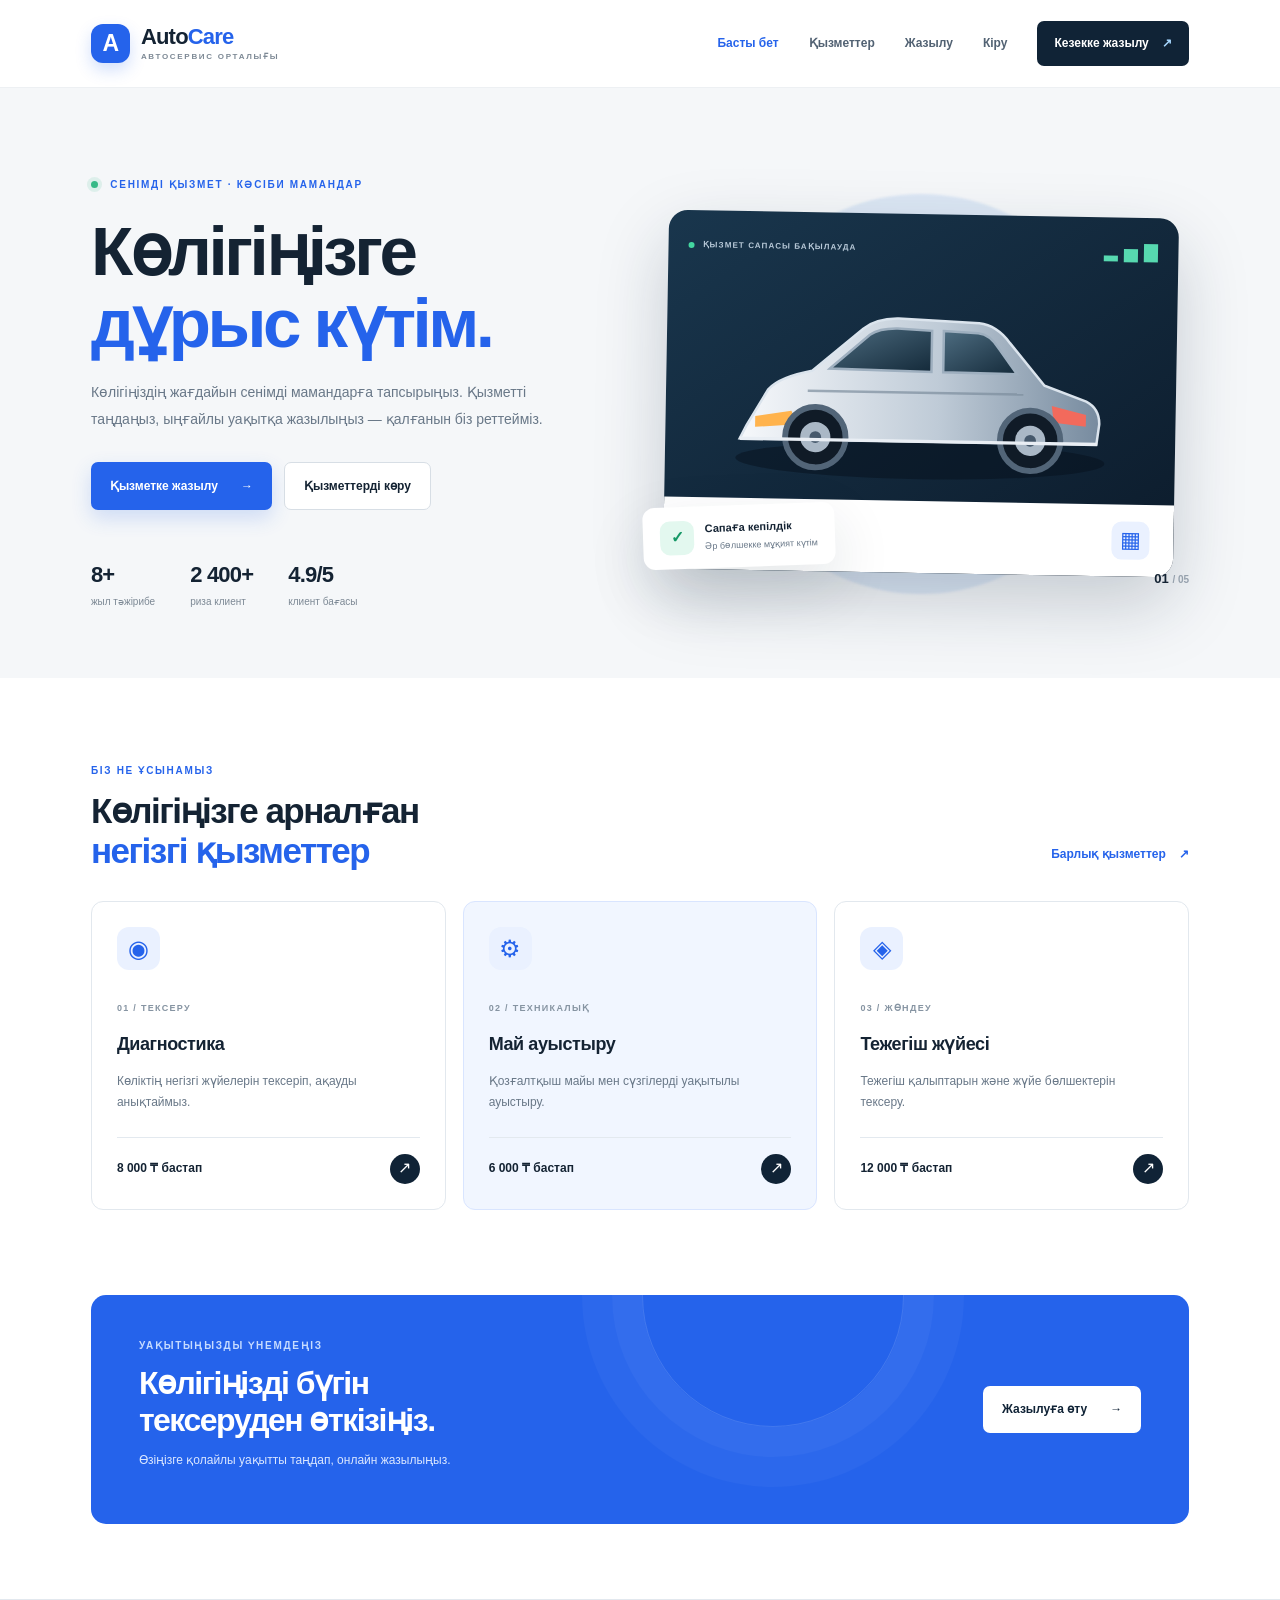
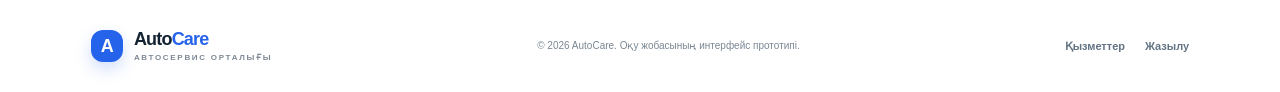
<file: index.html>
<!doctype html>
<html lang="kk">
<head>
  <meta charset="utf-8">
  <meta name="viewport" content="width=device-width, initial-scale=1">
  <title>AutoCare | Автосервис</title>
  <link rel="stylesheet" href="css/style.css">
  <script src="js/app.js" defer></script>
</head>
<body>
<header class="site-header">
  <a class="brand" href="index.html"><span class="brand-mark">A</span><span>Auto<span class="brand-accent">Care</span><small>АВТОСЕРВИС ОРТАЛЫҒЫ</small></span></a>
  <button class="menu-toggle" aria-label="Мәзірді ашу" aria-expanded="false">☰</button>
  <nav class="main-nav">
    <a class="active" href="index.html">Басты бет</a>
    <a href="services.html">Қызметтер</a>
    <a href="booking.html">Жазылу</a>
    <a href="login.html">Кіру</a>
    <a class="nav-cta" href="booking.html">Кезекке жазылу <span>↗</span></a>
  </nav>
</header>
<main>
  <section class="hero">
    <div class="hero-content">
      <div class="eyebrow"><span class="pulse"></span> СЕНІМДІ ҚЫЗМЕТ · КӘСІБИ МАМАНДАР</div>
      <h1>Көлігіңізге<br> <span>дұрыс күтім.</span></h1>
      <p class="hero-copy">Көлігіңіздің жағдайын сенімді мамандарға тапсырыңыз. Қызметті таңдаңыз, ыңғайлы уақытқа жазылыңыз — қалғанын біз реттейміз.</p>
      <div class="hero-actions">
        <a class="button button-primary" href="booking.html">Қызметке жазылу <span>→</span></a>
        <a class="button button-ghost" href="services.html">Қызметтерді көру</a>
      </div>
      <div class="hero-stats">
        <div><strong>8+</strong><span>жыл тәжірибе</span></div>
        <div><strong>2 400+</strong><span>риза клиент</span></div>
        <div><strong>4.9/5</strong><span>клиент бағасы</span></div>
      </div>
    </div>
    <div class="hero-visual">
      <div class="visual-glow"></div>
      <div class="car-card">
        <div class="car-topline"><span class="status-dot"></span> ҚЫЗМЕТ САПАСЫ БАҚЫЛАУДА <span class="tiny-bars">▂ ▅ ▇</span></div>
        <div class="car-illustration" aria-label="Автокөлік иллюстрациясы" role="img">
          <svg viewBox="0 0 560 260" xmlns="http://www.w3.org/2000/svg">
            <defs><linearGradient id="body" x1="0" x2="1"><stop stop-color="#f6f8fb"/><stop offset=".55" stop-color="#bfcbd7"/><stop offset="1" stop-color="#778b9f"/></linearGradient><linearGradient id="glass" x1="0" y1="0" x2="1" y2="1"><stop stop-color="#4d6c80"/><stop offset="1" stop-color="#142a3a"/></linearGradient></defs>
            <ellipse cx="280" cy="213" rx="220" ry="22" fill="#07111d" opacity=".5"/>
            <path d="M73 174 L98 131 Q111 116 150 108 L210 57 Q225 44 252 44 L348 48 Q369 50 385 71 L427 121 L477 139 Q493 147 493 166 L490 190 L65 190 Z" fill="url(#body)" stroke="#dbe4ed" stroke-width="3"/>
            <path d="M171 105 L218 64 Q229 56 251 56 L292 58 L292 107 Z" fill="url(#glass)" stroke="#9eafbf" stroke-width="3"/>
            <path d="M306 58 L347 60 Q361 61 372 78 L394 108 L306 107 Z" fill="url(#glass)" stroke="#9eafbf" stroke-width="3"/>
            <path d="M83 163 L126 156 L133 172 L83 176 Z" fill="#ffb34d"/><path d="M436 145 L477 155 L477 169 L439 165 Z" fill="#f26a5c"/>
            <path d="M145 132 L402 132" stroke="#7d8e9e" stroke-width="3" opacity=".7"/>
            <circle cx="155" cy="187" r="36" fill="#101b27" stroke="#526578" stroke-width="7"/><circle cx="155" cy="187" r="18" fill="#aab8c6"/><circle cx="155" cy="187" r="7" fill="#46596c"/>
            <circle cx="411" cy="187" r="36" fill="#101b27" stroke="#526578" stroke-width="7"/><circle cx="411" cy="187" r="18" fill="#aab8c6"/><circle cx="411" cy="187" r="7" fill="#46596c"/>
            <path d="M65 190 L491 190" stroke="#e9eef4" stroke-width="4"/>
          </svg>
        </div>
        <div class="car-card-footer"><div><small>ҚЫЗМЕТ КЕСТЕСІ</small><strong>Сізге ыңғайлы уақыт</strong></div><span class="calendar-icon">▦</span></div>
      </div>
      <div class="floating-note"><span class="note-icon">✓</span><div><strong>Сапаға кепілдік</strong><small>Әр бөлшекке мұқият күтім</small></div></div>
      <div class="hero-number">01 <span>/ 05</span></div>
    </div>
  </section>
  <section class="section services-preview">
    <div class="section-heading"><div><div class="eyebrow">БІЗ НЕ ҰСЫНАМЫЗ</div><h2>Көлігіңізге арналған<br><span>негізгі қызметтер</span></h2></div><a class="text-link" href="services.html">Барлық қызметтер <span>↗</span></a></div>
    <div class="service-grid">
      <article class="service-card"><div class="service-icon">◉</div><span class="service-index">01 / ТЕКСЕРУ</span><h3>Диагностика</h3><p>Көліктің негізгі жүйелерін тексеріп, ақауды анықтаймыз.</p><div class="service-bottom"><strong>8 000 ₸ бастап</strong><a href="booking.html" aria-label="Диагностикаға жазылу">↗</a></div></article>
      <article class="service-card featured"><div class="service-icon">⚙</div><span class="service-index">02 / ТЕХНИКАЛЫҚ</span><h3>Май ауыстыру</h3><p>Қозғалтқыш майы мен сүзгілерді уақытылы ауыстыру.</p><div class="service-bottom"><strong>6 000 ₸ бастап</strong><a href="booking.html" aria-label="Май ауыстыруға жазылу">↗</a></div></article>
      <article class="service-card"><div class="service-icon">◈</div><span class="service-index">03 / ЖӨНДЕУ</span><h3>Тежегіш жүйесі</h3><p>Тежегіш қалыптарын және жүйе бөлшектерін тексеру.</p><div class="service-bottom"><strong>12 000 ₸ бастап</strong><a href="booking.html" aria-label="Тежегіш жүйесіне жазылу">↗</a></div></article>
    </div>
  </section>
  <section class="booking-banner"><div><div class="eyebrow">УАҚЫТЫҢЫЗДЫ ҮНЕМДЕҢІЗ</div><h2>Көлігіңізді бүгін<br>тексеруден өткізіңіз.</h2><p>Өзіңізге қолайлы уақытты таңдап, онлайн жазылыңыз.</p></div><a class="button button-light" href="booking.html">Жазылуға өту <span>→</span></a></section>
</main>
<footer class="site-footer"><a class="brand" href="index.html"><span class="brand-mark">A</span><span>Auto<span class="brand-accent">Care</span><small>АВТОСЕРВИС ОРТАЛЫҒЫ</small></span></a><p>© 2026 AutoCare. Оқу жобасының интерфейс прототипі.</p><div><a href="services.html">Қызметтер</a><a href="booking.html">Жазылу</a></div></footer>
</body>
</html>
</file>
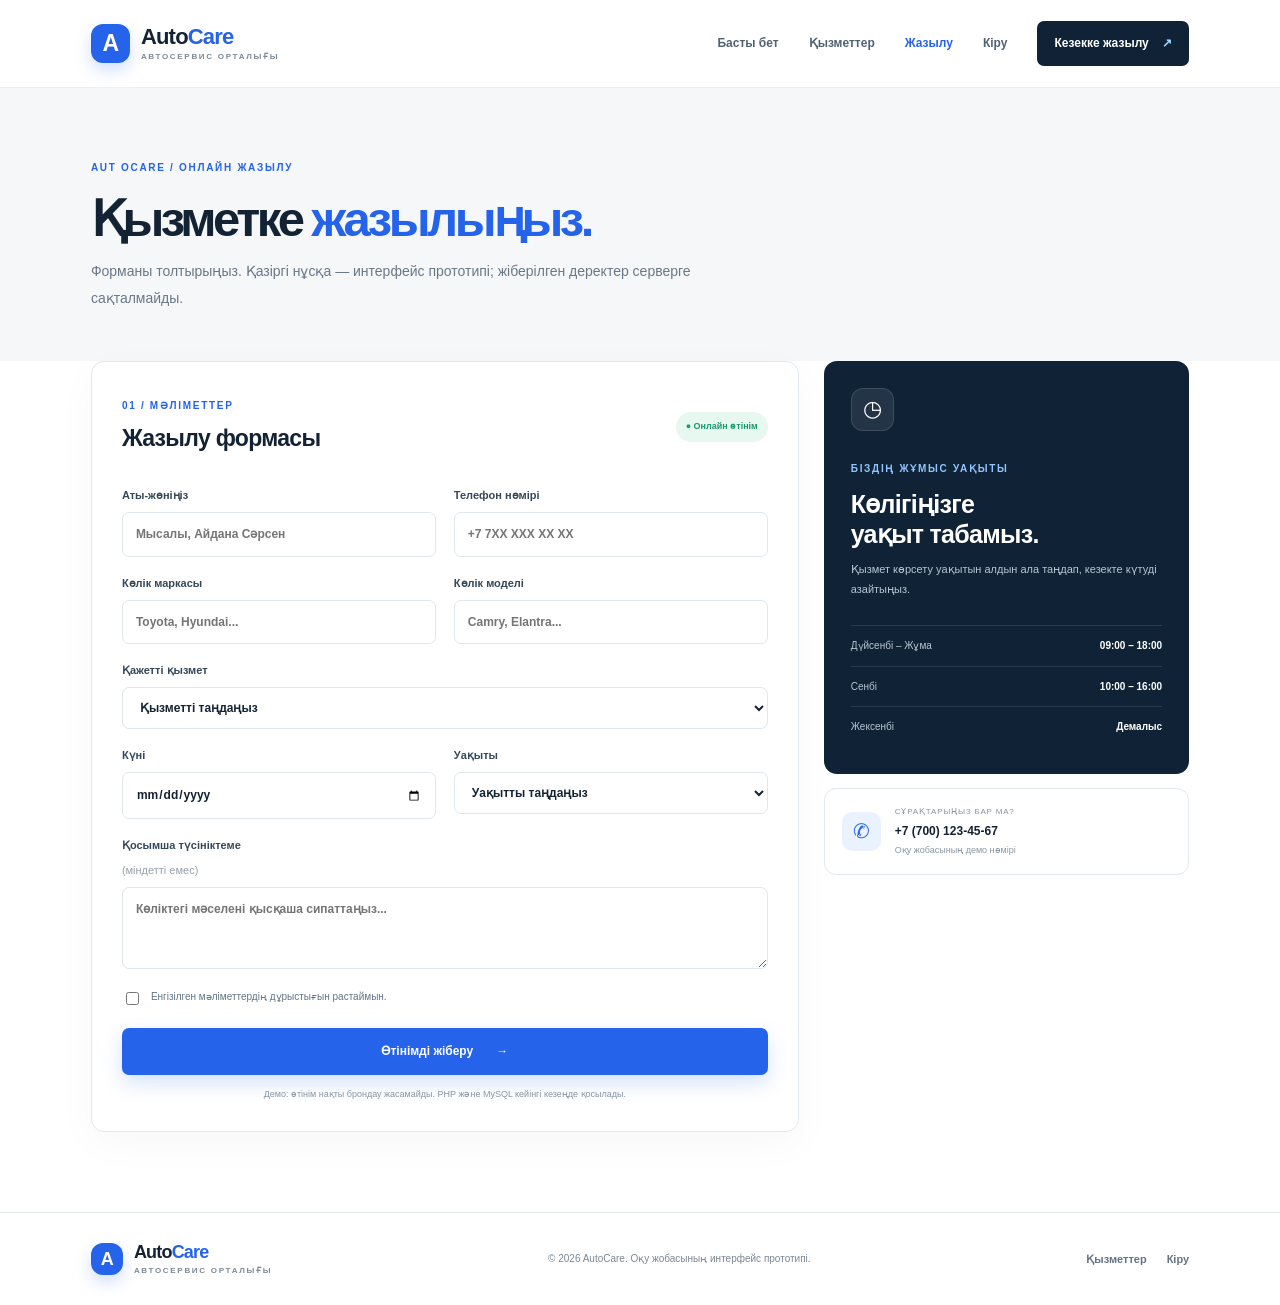
<file: booking.html>
<!doctype html>
<html lang="kk">
<head><meta charset="utf-8"><meta name="viewport" content="width=device-width, initial-scale=1"><title>Жазылу | AutoCare</title><link rel="stylesheet" href="css/style.css"><script src="js/app.js" defer></script></head>
<body>
<header class="site-header"><a class="brand" href="index.html"><span class="brand-mark">A</span><span>Auto<span class="brand-accent">Care</span><small>АВТОСЕРВИС ОРТАЛЫҒЫ</small></span></a><button class="menu-toggle" aria-label="Мәзірді ашу" aria-expanded="false">☰</button><nav class="main-nav"><a href="index.html">Басты бет</a><a href="services.html">Қызметтер</a><a class="active" href="booking.html">Жазылу</a><a href="login.html">Кіру</a><a class="nav-cta" href="booking.html">Кезекке жазылу <span>↗</span></a></nav></header>
<main class="page-main">
<section class="page-hero compact-hero"><div class="eyebrow">AUT OCARE / ОНЛАЙН ЖАЗЫЛУ</div><h1>Қызметке <span>жазылыңыз.</span></h1><p>Форманы толтырыңыз. Қазіргі нұсқа — интерфейс прототипі; жіберілген деректер серверге сақталмайды.</p></section>
<section class="booking-layout">
  <form class="form-panel" id="bookingForm">
    <div class="form-heading"><div><span class="step-label">01 / МӘЛІМЕТТЕР</span><h2>Жазылу формасы</h2></div><span class="form-badge">● Онлайн өтінім</span></div>
    <div class="form-grid">
      <label>Аты-жөніңіз<input name="full_name" type="text" placeholder="Мысалы, Айдана Сәрсен" required minlength="3"></label>
      <label>Телефон нөмірі<input name="phone" type="tel" placeholder="+7 7XX XXX XX XX" required pattern="[\+]?[0-9\s\-\(\)]{10,18}"></label>
      <label>Көлік маркасы<input name="car_make" type="text" placeholder="Toyota, Hyundai..." required></label>
      <label>Көлік моделі<input name="car_model" type="text" placeholder="Camry, Elantra..." required></label>
      <label class="wide-field">Қажетті қызмет<select name="service" id="bookingService" required><option value="">Қызметті таңдаңыз</option><option>Компьютерлік диагностика</option><option>Май және сүзгі ауыстыру</option><option>Тежегіш жүйесін жөндеу</option><option>Дөңгелек ауыстыру</option><option>Қозғалтқышты тексеру</option><option>Жүріс бөлігін тексеру</option></select></label>
      <label>Күні<input name="date" id="bookingDate" type="date" required></label>
      <label>Уақыты<select name="time" required><option value="">Уақытты таңдаңыз</option><option>09:00</option><option>10:00</option><option>11:00</option><option>12:00</option><option>14:00</option><option>15:00</option><option>16:00</option><option>17:00</option></select></label>
      <label class="wide-field">Қосымша түсініктеме <span class="optional">(міндетті емес)</span><textarea name="notes" rows="3" placeholder="Көліктегі мәселені қысқаша сипаттаңыз..."></textarea></label>
    </div>
    <label class="check-row"><input type="checkbox" required> <span>Енгізілген мәліметтердің дұрыстығын растаймын.</span></label>
    <button class="button button-primary full-button" type="submit">Өтінімді жіберу <span>→</span></button>
    <p class="form-disclaimer">Демо: өтінім нақты брондау жасамайды. PHP және MySQL кейінгі кезеңде қосылады.</p>
    <div id="bookingMessage" class="notice" role="status" hidden></div>
  </form>
  <aside class="booking-aside"><div class="aside-dark"><span class="aside-icon">◷</span><span class="step-label">БІЗДІҢ ЖҰМЫС УАҚЫТЫ</span><h3>Көлігіңізге<br>уақыт табамыз.</h3><p>Қызмет көрсету уақытын алдын ала таңдап, кезекте күтуді азайтыңыз.</p><div class="hours-row"><span>Дүйсенбі – Жұма</span><strong>09:00 – 18:00</strong></div><div class="hours-row"><span>Сенбі</span><strong>10:00 – 16:00</strong></div><div class="hours-row"><span>Жексенбі</span><strong>Демалыс</strong></div></div><div class="aside-contact"><span class="contact-symbol">✆</span><div><small>СҰРАҚТАРЫҢЫЗ БАР МА?</small><strong>+7 (700) 123-45-67</strong><p>Оқу жобасының демо нөмірі</p></div></div></aside>
</section></main>
<footer class="site-footer"><a class="brand" href="index.html"><span class="brand-mark">A</span><span>Auto<span class="brand-accent">Care</span><small>АВТОСЕРВИС ОРТАЛЫҒЫ</small></span></a><p>© 2026 AutoCare. Оқу жобасының интерфейс прототипі.</p><div><a href="services.html">Қызметтер</a><a href="login.html">Кіру</a></div></footer>
</body></html>
</file>
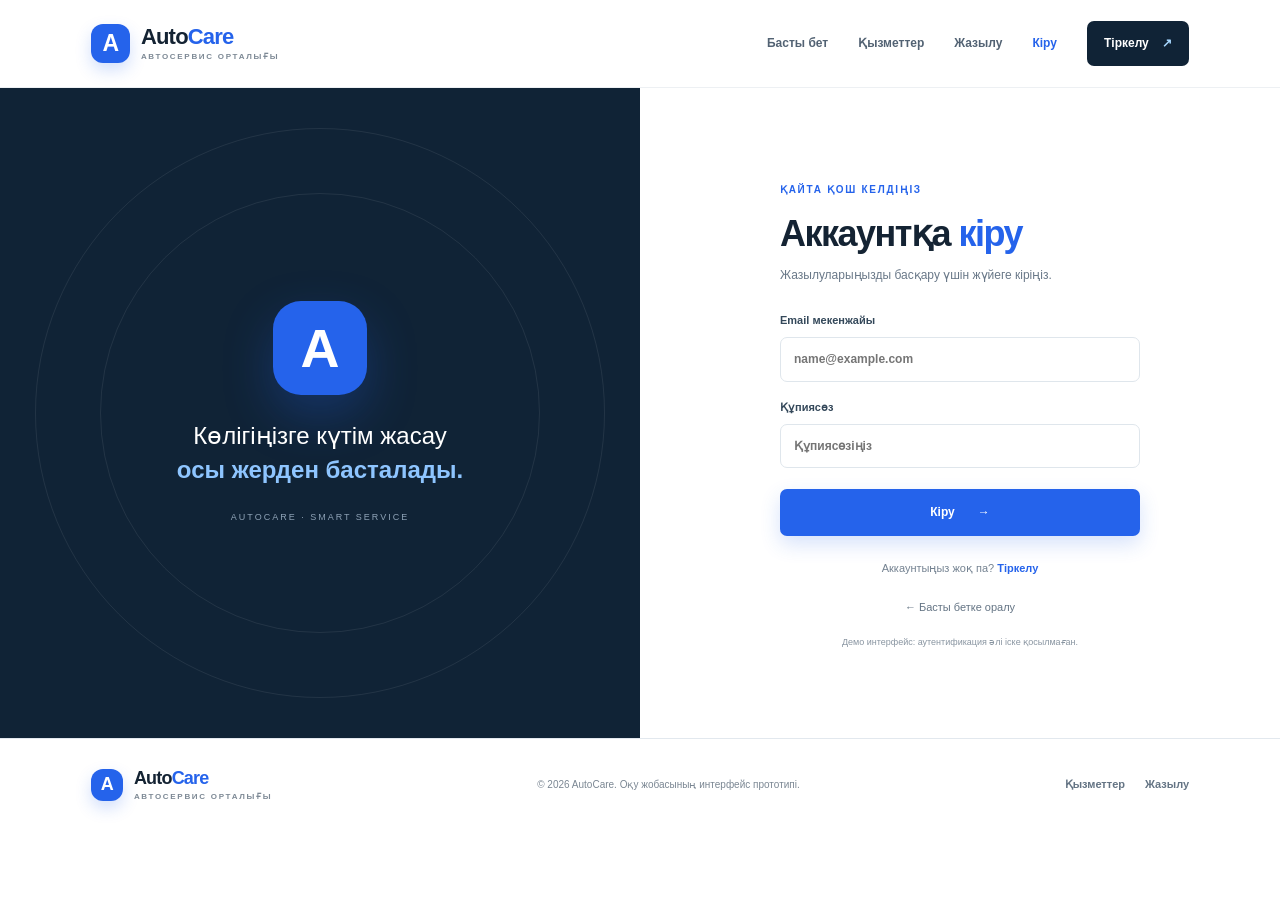
<file: login.html>
<!doctype html>
<html lang="kk"><head><meta charset="utf-8"><meta name="viewport" content="width=device-width, initial-scale=1"><title>Кіру | AutoCare</title><link rel="stylesheet" href="css/style.css"><script src="js/app.js" defer></script></head>
<body><header class="site-header"><a class="brand" href="index.html"><span class="brand-mark">A</span><span>Auto<span class="brand-accent">Care</span><small>АВТОСЕРВИС ОРТАЛЫҒЫ</small></span></a><button class="menu-toggle" aria-label="Мәзірді ашу" aria-expanded="false">☰</button><nav class="main-nav"><a href="index.html">Басты бет</a><a href="services.html">Қызметтер</a><a href="booking.html">Жазылу</a><a class="active" href="login.html">Кіру</a><a class="nav-cta" href="register.html">Тіркелу <span>↗</span></a></nav></header>
<main class="auth-main"><div class="auth-decoration"><span class="auth-orbit orbit-one"></span><span class="auth-orbit orbit-two"></span><div class="auth-mark">A</div><p>Көлігіңізге күтім жасау<br><strong>осы жерден басталады.</strong></p><span class="auth-small">AUTOCARE · SMART SERVICE</span></div><section class="auth-panel"><span class="step-label">ҚАЙТА ҚОШ КЕЛДІҢІЗ</span><h1>Аккаунтқа <span>кіру</span></h1><p class="auth-subtitle">Жазылуларыңызды басқару үшін жүйеге кіріңіз.</p><form id="demoForm" class="auth-form"><label>Email мекенжайы<input type="email" name="email" placeholder="name@example.com" required></label><label>Құпиясөз<input type="password" name="password" placeholder="Құпиясөзіңіз" required minlength="6"></label><button class="button button-primary full-button" type="submit">Кіру <span>→</span></button><div id="demoMessage" class="notice" role="status" hidden></div></form><p class="auth-switch">Аккаунтыңыз жоқ па? <a href="register.html">Тіркелу</a></p><a class="back-link" href="index.html">← Басты бетке оралу</a><p class="form-disclaimer">Демо интерфейс: аутентификация әлі іске қосылмаған.</p></section></main>
<footer class="site-footer"><a class="brand" href="index.html"><span class="brand-mark">A</span><span>Auto<span class="brand-accent">Care</span><small>АВТОСЕРВИС ОРТАЛЫҒЫ</small></span></a><p>© 2026 AutoCare. Оқу жобасының интерфейс прототипі.</p><div><a href="services.html">Қызметтер</a><a href="booking.html">Жазылу</a></div></footer></body></html>
</file>
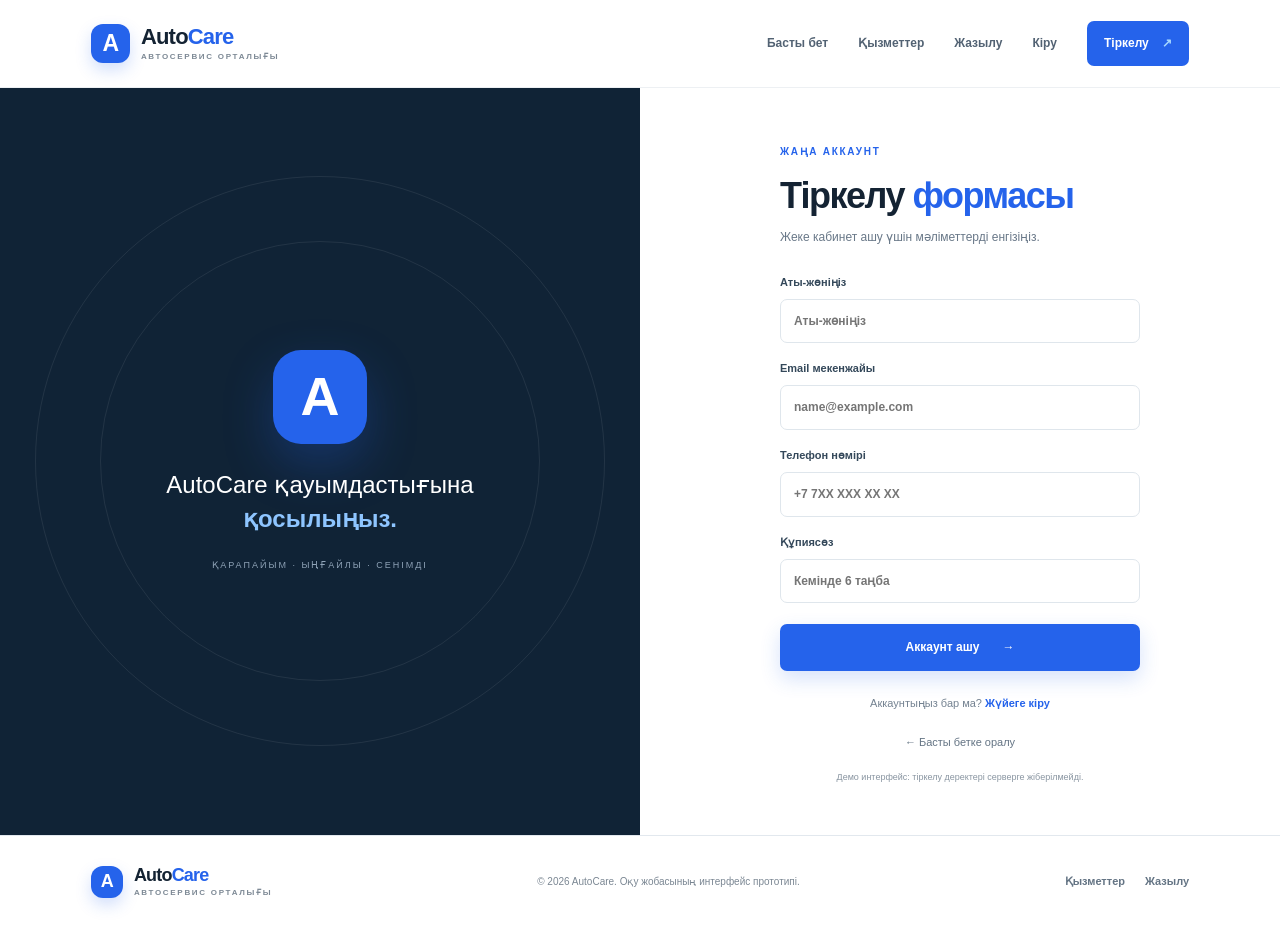
<file: register.html>
<!doctype html>
<html lang="kk"><head><meta charset="utf-8"><meta name="viewport" content="width=device-width, initial-scale=1"><title>Тіркелу | AutoCare</title><link rel="stylesheet" href="css/style.css"><script src="js/app.js" defer></script></head>
<body><header class="site-header"><a class="brand" href="index.html"><span class="brand-mark">A</span><span>Auto<span class="brand-accent">Care</span><small>АВТОСЕРВИС ОРТАЛЫҒЫ</small></span></a><button class="menu-toggle" aria-label="Мәзірді ашу" aria-expanded="false">☰</button><nav class="main-nav"><a href="index.html">Басты бет</a><a href="services.html">Қызметтер</a><a href="booking.html">Жазылу</a><a href="login.html">Кіру</a><a class="nav-cta active-cta" href="register.html">Тіркелу <span>↗</span></a></nav></header>
<main class="auth-main"><div class="auth-decoration"><span class="auth-orbit orbit-one"></span><span class="auth-orbit orbit-two"></span><div class="auth-mark">A</div><p>AutoCare қауымдастығына<br><strong>қосылыңыз.</strong></p><span class="auth-small">ҚАРАПАЙЫМ · ЫҢҒАЙЛЫ · СЕНІМДІ</span></div><section class="auth-panel"><span class="step-label">ЖАҢА АККАУНТ</span><h1>Тіркелу <span>формасы</span></h1><p class="auth-subtitle">Жеке кабинет ашу үшін мәліметтерді енгізіңіз.</p><form id="demoForm" class="auth-form"><label>Аты-жөніңіз<input type="text" name="name" placeholder="Аты-жөніңіз" required minlength="3"></label><label>Email мекенжайы<input type="email" name="email" placeholder="name@example.com" required></label><label>Телефон нөмірі<input type="tel" name="phone" placeholder="+7 7XX XXX XX XX" required pattern="[\+]?[0-9\s\-\(\)]{10,18}"></label><label>Құпиясөз<input type="password" name="password" placeholder="Кемінде 6 таңба" required minlength="6"></label><button class="button button-primary full-button" type="submit">Аккаунт ашу <span>→</span></button><div id="demoMessage" class="notice" role="status" hidden></div></form><p class="auth-switch">Аккаунтыңыз бар ма? <a href="login.html">Жүйеге кіру</a></p><a class="back-link" href="index.html">← Басты бетке оралу</a><p class="form-disclaimer">Демо интерфейс: тіркелу деректері серверге жіберілмейді.</p></section></main>
<footer class="site-footer"><a class="brand" href="index.html"><span class="brand-mark">A</span><span>Auto<span class="brand-accent">Care</span><small>АВТОСЕРВИС ОРТАЛЫҒЫ</small></span></a><p>© 2026 AutoCare. Оқу жобасының интерфейс прототипі.</p><div><a href="services.html">Қызметтер</a><a href="booking.html">Жазылу</a></div></footer></body></html>
</file>
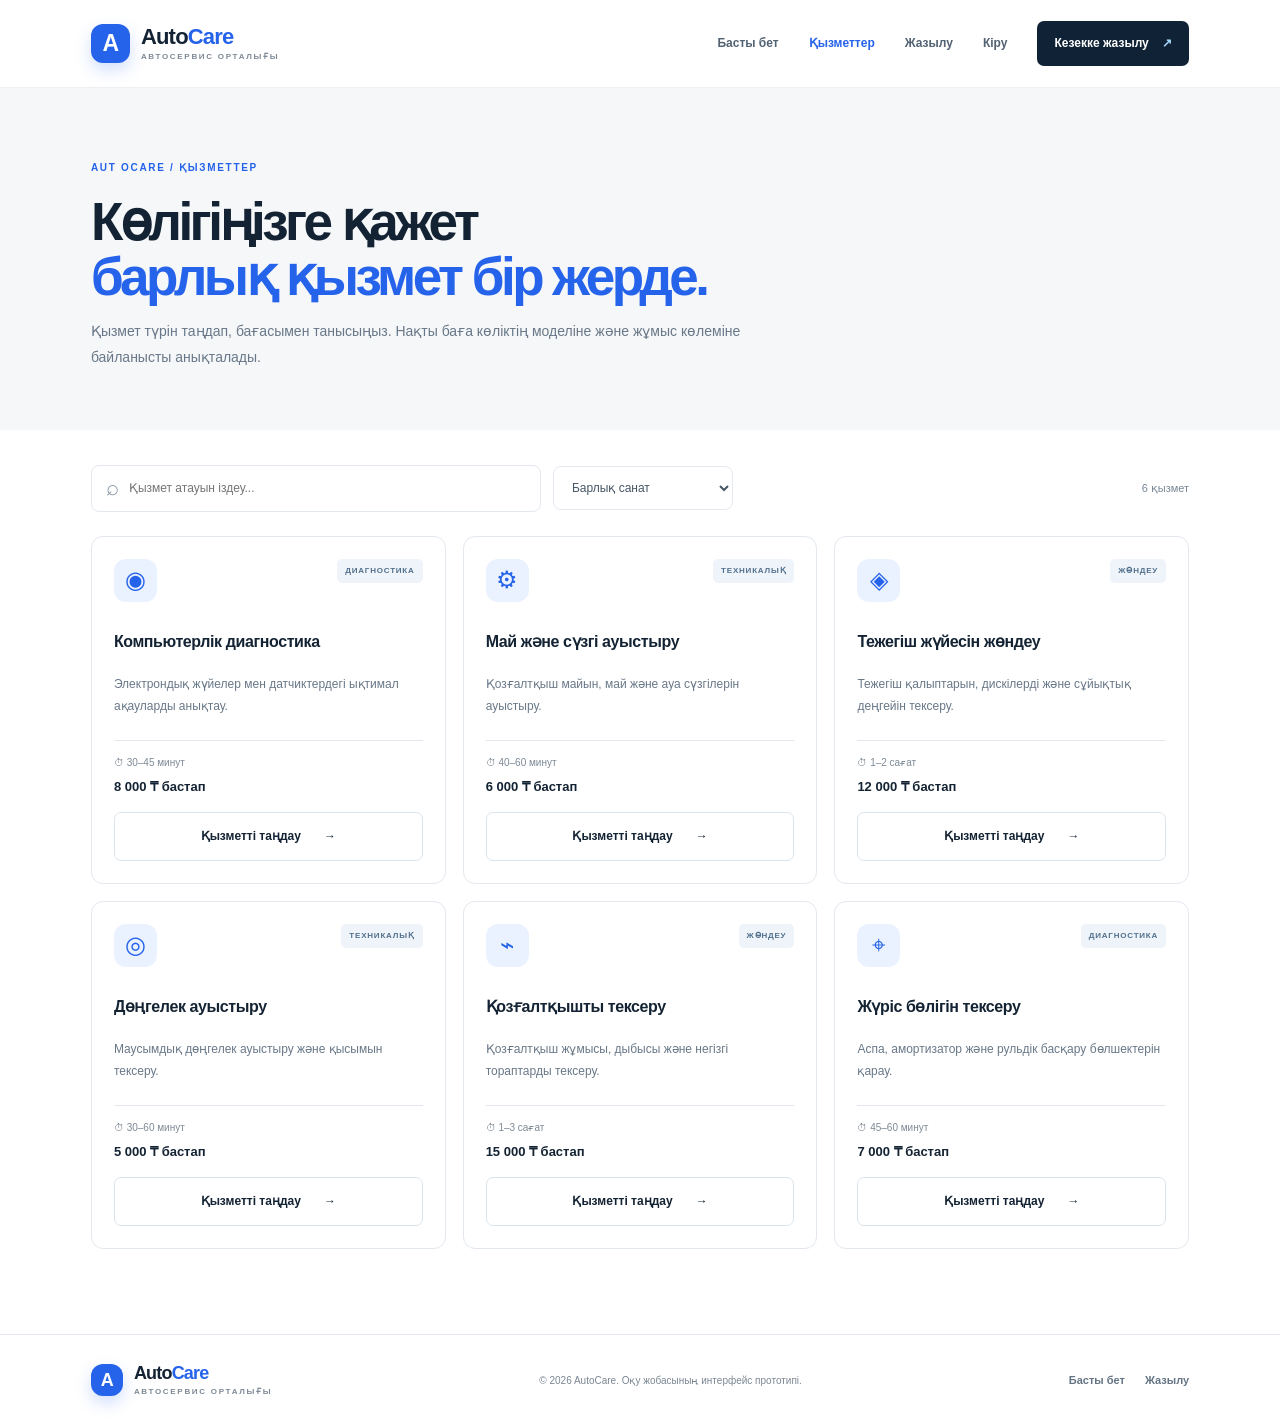
<file: services.html>
<!doctype html>
<html lang="kk">
<head><meta charset="utf-8"><meta name="viewport" content="width=device-width, initial-scale=1"><title>Қызметтер | AutoCare</title><link rel="stylesheet" href="css/style.css"><script src="js/app.js" defer></script></head>
<body>
<header class="site-header"><a class="brand" href="index.html"><span class="brand-mark">A</span><span>Auto<span class="brand-accent">Care</span><small>АВТОСЕРВИС ОРТАЛЫҒЫ</small></span></a><button class="menu-toggle" aria-label="Мәзірді ашу" aria-expanded="false">☰</button><nav class="main-nav"><a href="index.html">Басты бет</a><a class="active" href="services.html">Қызметтер</a><a href="booking.html">Жазылу</a><a href="login.html">Кіру</a><a class="nav-cta" href="booking.html">Кезекке жазылу <span>↗</span></a></nav></header>
<main class="page-main">
  <section class="page-hero"><div class="eyebrow">AUT OCARE / ҚЫЗМЕТТЕР</div><h1>Көлігіңізге қажет<br><span>барлық қызмет бір жерде.</span></h1><p>Қызмет түрін таңдап, бағасымен танысыңыз. Нақты баға көліктің моделіне және жұмыс көлеміне байланысты анықталады.</p></section>
  <section class="catalog-section">
    <div class="catalog-toolbar"><div class="search-box"><span>⌕</span><input id="serviceSearch" type="search" placeholder="Қызмет атауын іздеу..." aria-label="Қызмет іздеу"></div><select id="serviceFilter" aria-label="Қызмет санатын таңдау"><option value="all">Барлық санат</option><option value="diagnostic">Диагностика</option><option value="maintenance">Техникалық қызмет</option><option value="repair">Жөндеу</option></select><span id="serviceCount" class="result-count">6 қызмет</span></div>
    <div class="service-grid catalog-grid" id="serviceGrid">
      <article class="service-card catalog-card" data-category="diagnostic" data-name="Компьютерлік диагностика"><div class="service-card-top"><div class="service-icon">◉</div><span class="tag">ДИАГНОСТИКА</span></div><h3>Компьютерлік диагностика</h3><p>Электрондық жүйелер мен датчиктердегі ықтимал ақауларды анықтау.</p><div class="service-meta"><span>⏱ 30–45 минут</span><strong>8 000 ₸ бастап</strong></div><a class="button button-outline full-button" href="booking.html?service=Компьютерлік%20диагностика">Қызметті таңдау <span>→</span></a></article>
      <article class="service-card catalog-card" data-category="maintenance" data-name="Май және сүзгі ауыстыру"><div class="service-card-top"><div class="service-icon">⚙</div><span class="tag">ТЕХНИКАЛЫҚ</span></div><h3>Май және сүзгі ауыстыру</h3><p>Қозғалтқыш майын, май және ауа сүзгілерін ауыстыру.</p><div class="service-meta"><span>⏱ 40–60 минут</span><strong>6 000 ₸ бастап</strong></div><a class="button button-outline full-button" href="booking.html?service=Май%20және%20сүзгі%20ауыстыру">Қызметті таңдау <span>→</span></a></article>
      <article class="service-card catalog-card" data-category="repair" data-name="Тежегіш жүйесін жөндеу"><div class="service-card-top"><div class="service-icon">◈</div><span class="tag">ЖӨНДЕУ</span></div><h3>Тежегіш жүйесін жөндеу</h3><p>Тежегіш қалыптарын, дискілерді және сұйықтық деңгейін тексеру.</p><div class="service-meta"><span>⏱ 1–2 сағат</span><strong>12 000 ₸ бастап</strong></div><a class="button button-outline full-button" href="booking.html?service=Тежегіш%20жүйесін%20жөндеу">Қызметті таңдау <span>→</span></a></article>
      <article class="service-card catalog-card" data-category="maintenance" data-name="Дөңгелек ауыстыру"><div class="service-card-top"><div class="service-icon">◎</div><span class="tag">ТЕХНИКАЛЫҚ</span></div><h3>Дөңгелек ауыстыру</h3><p>Маусымдық дөңгелек ауыстыру және қысымын тексеру.</p><div class="service-meta"><span>⏱ 30–60 минут</span><strong>5 000 ₸ бастап</strong></div><a class="button button-outline full-button" href="booking.html?service=Дөңгелек%20ауыстыру">Қызметті таңдау <span>→</span></a></article>
      <article class="service-card catalog-card" data-category="repair" data-name="Қозғалтқышты тексеру"><div class="service-card-top"><div class="service-icon">⌁</div><span class="tag">ЖӨНДЕУ</span></div><h3>Қозғалтқышты тексеру</h3><p>Қозғалтқыш жұмысы, дыбысы және негізгі тораптарды тексеру.</p><div class="service-meta"><span>⏱ 1–3 сағат</span><strong>15 000 ₸ бастап</strong></div><a class="button button-outline full-button" href="booking.html?service=Қозғалтқышты%20тексеру">Қызметті таңдау <span>→</span></a></article>
      <article class="service-card catalog-card" data-category="diagnostic" data-name="Жүріс бөлігін тексеру"><div class="service-card-top"><div class="service-icon">⌖</div><span class="tag">ДИАГНОСТИКА</span></div><h3>Жүріс бөлігін тексеру</h3><p>Аспа, амортизатор және рульдік басқару бөлшектерін қарау.</p><div class="service-meta"><span>⏱ 45–60 минут</span><strong>7 000 ₸ бастап</strong></div><a class="button button-outline full-button" href="booking.html?service=Жүріс%20бөлігін%20тексеру">Қызметті таңдау <span>→</span></a></article>
    </div>
    <div id="emptyServices" class="empty-state" hidden>Іздеу бойынша қызмет табылмады. Басқа сөз енгізіп көріңіз.</div>
  </section>
</main>
<footer class="site-footer"><a class="brand" href="index.html"><span class="brand-mark">A</span><span>Auto<span class="brand-accent">Care</span><small>АВТОСЕРВИС ОРТАЛЫҒЫ</small></span></a><p>© 2026 AutoCare. Оқу жобасының интерфейс прототипі.</p><div><a href="index.html">Басты бет</a><a href="booking.html">Жазылу</a></div></footer>
</body></html>
</file>
<file: css/style.css>
:root{--ink:#142333;--muted:#697888;--navy:#102336;--blue:#2563eb;--cyan:#cceff0;--line:#e2e8ee;--paper:#f5f7f9;--white:#fff;--orange:#f3a74f;--shadow:0 22px 60px rgba(17,39,59,.12)}
*{box-sizing:border-box}html{scroll-behavior:smooth}body{margin:0;font-family:Inter,Arial,sans-serif;color:var(--ink);background:#fff;line-height:1.55}a{color:inherit;text-decoration:none}button,input,select,textarea{font:inherit}.site-header{height:88px;padding:0 7.1%;display:flex;align-items:center;justify-content:space-between;background:#fff;position:relative;z-index:5;border-bottom:1px solid #edf0f3}.brand{display:flex;align-items:center;gap:11px;font-size:22px;font-weight:850;letter-spacing:-.8px;line-height:1.05}.brand-mark{width:39px;height:39px;display:grid;place-items:center;border-radius:12px;background:var(--blue);color:#fff;font-size:23px;font-weight:900;box-shadow:0 7px 16px #2563eb35}.brand-accent{color:var(--blue)}.brand small{display:block;font-size:8px;letter-spacing:1.7px;color:#7d8995;margin-top:5px;font-weight:700}.main-nav{display:flex;align-items:center;gap:30px;font-size:12px;font-weight:700;color:#526273}.main-nav>a:not(.nav-cta):hover,.main-nav>a.active{color:var(--blue)}.nav-cta{background:var(--navy);color:#fff!important;padding:13px 17px;border-radius:7px}.nav-cta span{padding-left:10px;color:#a7d8ff}.menu-toggle{display:none;border:0;background:transparent;font-size:26px;color:var(--ink)}.hero{min-height:590px;background:var(--paper);padding:76px 7.1% 55px;display:grid;grid-template-columns:1fr 1.02fr;align-items:center;gap:35px;overflow:hidden}.hero-content{max-width:570px}.eyebrow,.step-label{font-size:10px;font-weight:850;letter-spacing:1.7px;color:var(--blue)}.pulse{display:inline-block;width:7px;height:7px;border-radius:50%;background:#37b987;margin-right:8px;box-shadow:0 0 0 4px #37b98720}.hero h1,.page-hero h1{font-size:clamp(45px,5.4vw,72px);line-height:1.04;letter-spacing:-3.5px;margin:23px 0 20px;font-weight:850}.hero h1 span,.page-hero h1 span,.auth-panel h1 span{color:var(--blue)}.hero-copy,.page-hero>p{font-size:14px;color:var(--muted);max-width:460px;line-height:1.9}.hero-actions{display:flex;gap:12px;margin-top:29px;flex-wrap:wrap}.button{display:inline-flex;align-items:center;justify-content:center;gap:23px;border:0;border-radius:7px;padding:14px 19px;font-size:12px;font-weight:800;cursor:pointer;transition:transform .2s,box-shadow .2s}.button:hover{transform:translateY(-2px)}.button-primary{background:var(--blue);color:#fff;box-shadow:0 8px 20px #2563eb30}.button-primary:hover{box-shadow:0 12px 26px #2563eb45}.button-ghost{border:1px solid #d7dee5;background:#fff;color:var(--ink)}.button-light{background:#fff;color:var(--navy)}.button-outline{border:1px solid #dce4eb;background:#fff;color:var(--ink)}.button-outline:hover{border-color:var(--blue);color:var(--blue)}.hero-stats{display:flex;gap:35px;margin-top:48px}.hero-stats div{display:flex;flex-direction:column;gap:2px}.hero-stats strong{font-size:22px;letter-spacing:-.8px}.hero-stats span{font-size:10px;color:#7d8995}.hero-visual{position:relative;min-height:400px;display:grid;place-items:center}.visual-glow{position:absolute;width:400px;height:400px;border-radius:50%;background:#dce7f4;filter:blur(1px)}.car-card{position:relative;width:min(100%,510px);background:linear-gradient(145deg,#19364d,#0c1b2b);border-radius:19px;padding:22px 20px 0;box-shadow:0 28px 70px #11283d35;transform:rotate(1deg);overflow:hidden}.car-topline{font-size:8px;letter-spacing:1.1px;color:#b8c9d8;font-weight:800;display:flex;align-items:center;gap:8px}.status-dot{width:6px;height:6px;background:#43d6a0;border-radius:50%}.tiny-bars{margin-left:auto;color:#57d9b0;font-size:17px}.car-illustration{padding:20px 0 0}.car-illustration svg{width:100%;display:block}.car-card-footer{background:#fff;margin:0 -20px;padding:17px 24px;display:flex;align-items:center;justify-content:space-between}.car-card-footer small,.car-card-footer strong{display:block}.car-card-footer small{font-size:8px;color:#8794a1;letter-spacing:1.2px}.car-card-footer strong{font-size:13px;margin-top:3px}.calendar-icon{width:38px;height:38px;border-radius:10px;background:#eaf1ff;color:var(--blue);display:grid;place-items:center;font-size:22px}.floating-note{position:absolute;bottom:27px;left:-9px;background:#fff;box-shadow:var(--shadow);border-radius:12px;padding:14px 17px;display:flex;align-items:center;gap:11px;transform:rotate(-2deg)}.note-icon{width:34px;height:34px;background:#e3f8ef;color:#159866;border-radius:10px;display:grid;place-items:center;font-weight:900}.floating-note strong,.floating-note small{display:block}.floating-note strong{font-size:11px}.floating-note small{font-size:9px;color:var(--muted);margin-top:3px}.hero-number{position:absolute;right:0;bottom:4px;font-size:13px;font-weight:900;color:var(--ink)}.hero-number span{font-size:10px;color:#96a1ad;font-weight:600}.section{padding:85px 7.1%}.section-heading{display:flex;align-items:end;justify-content:space-between;gap:25px;margin-bottom:30px}.section-heading h2,.booking-banner h2{font-size:35px;line-height:1.15;letter-spacing:-1.5px;margin:12px 0 0}.section-heading h2 span{color:var(--blue)}.text-link{font-size:12px;font-weight:800;color:var(--blue);padding-bottom:7px}.text-link span{margin-left:10px}.service-grid{display:grid;grid-template-columns:repeat(3,minmax(0,1fr));gap:17px}.service-card{border:1px solid var(--line);border-radius:12px;padding:25px;background:#fff;transition:transform .2s,box-shadow .2s}.service-card:hover{transform:translateY(-4px);box-shadow:0 15px 35px #1423330d}.service-card.featured{background:#f1f6ff;border-color:#d9e5ff}.service-icon{width:43px;height:43px;display:grid;place-items:center;background:#eaf1ff;color:var(--blue);border-radius:12px;font-size:24px;margin-bottom:24px}.service-index{font-size:9px;letter-spacing:1.3px;color:#8694a2;font-weight:800}.service-card h3{font-size:18px;letter-spacing:-.4px;margin:12px 0 8px}.service-card p{font-size:12px;color:var(--muted);line-height:1.8;min-height:44px}.service-bottom{border-top:1px solid #e3e9ef;margin-top:22px;padding-top:16px;display:flex;align-items:center;justify-content:space-between}.service-bottom strong{font-size:12px}.service-bottom a{width:30px;height:30px;border-radius:50%;display:grid;place-items:center;background:var(--navy);color:#fff}.booking-banner{margin:0 7.1% 75px;padding:43px 48px;background:var(--blue);color:#fff;border-radius:15px;display:flex;align-items:center;justify-content:space-between;gap:25px;position:relative;overflow:hidden}.booking-banner:after{content:"";position:absolute;width:260px;height:260px;border:1px solid #ffffff22;border-radius:50%;right:26%;top:-130px;box-shadow:0 0 0 30px #ffffff08,0 0 0 60px #ffffff08}.booking-banner>*{position:relative;z-index:1}.booking-banner .eyebrow{color:#c7dcff}.booking-banner h2{font-size:32px}.booking-banner p{font-size:12px;color:#dbe7ff}.site-footer{padding:28px 7.1%;border-top:1px solid var(--line);display:flex;align-items:center;justify-content:space-between;gap:25px}.site-footer .brand{font-size:18px}.site-footer .brand-mark{width:32px;height:32px;font-size:18px}.site-footer p{font-size:10px;color:#7b8793}.site-footer>div{display:flex;gap:20px;font-size:11px;font-weight:700;color:#647484}.page-main{min-height:70vh}.page-hero{padding:72px 7.1% 45px;background:var(--paper)}.page-hero h1{font-size:53px;margin:18px 0 14px}.page-hero>p{max-width:650px}.catalog-section{padding:35px 7.1% 85px}.catalog-toolbar{display:flex;gap:12px;align-items:center;margin-bottom:24px}.search-box{display:flex;align-items:center;gap:10px;border:1px solid var(--line);border-radius:8px;padding:0 14px;flex:1;max-width:450px;background:#fff}.search-box span{font-size:22px;color:#8996a4}.search-box input{border:0;outline:0;width:100%;padding:13px 0;font-size:12px}.catalog-toolbar select{padding:13px 14px;border:1px solid var(--line);border-radius:8px;background:#fff;color:#465666;font-size:12px;min-width:180px}.result-count{margin-left:auto;font-size:11px;color:#7a8795}.catalog-grid{grid-template-columns:repeat(3,minmax(0,1fr))}.catalog-card{padding:22px;display:flex;flex-direction:column;min-height:310px}.service-card-top{display:flex;align-items:start;justify-content:space-between}.service-card-top .service-icon{margin-bottom:16px}.tag{font-size:8px;letter-spacing:.8px;font-weight:800;color:#52708d;background:#eef4fa;padding:6px 8px;border-radius:5px}.catalog-card h3{font-size:16px}.catalog-card p{flex:1}.service-meta{display:flex;flex-direction:column;gap:6px;border-top:1px solid var(--line);padding-top:14px;margin:10px 0 15px}.service-meta span{font-size:10px;color:#7d8995}.service-meta strong{font-size:13px}.full-button{width:100%}.empty-state{padding:40px;text-align:center;color:var(--muted);background:var(--paper);border-radius:10px;margin-top:20px}.compact-hero{padding-bottom:35px}.compact-hero h1{font-size:49px}.booking-layout{padding:0 7.1% 80px;display:grid;grid-template-columns:minmax(0,1.55fr) minmax(260px,.8fr);gap:25px;align-items:start}.form-panel{border:1px solid var(--line);border-radius:13px;padding:30px;box-shadow:0 12px 40px #14233308}.form-heading{display:flex;justify-content:space-between;align-items:center;margin-bottom:25px}.form-heading h2{font-size:23px;letter-spacing:-.7px;margin:5px 0}.form-badge{font-size:9px;color:#1d996b;background:#e7f8f0;padding:8px 10px;border-radius:20px;font-weight:800}.form-grid{display:grid;grid-template-columns:1fr 1fr;gap:18px}.form-grid label,.auth-form label{font-size:11px;font-weight:800;color:#34485a;display:flex;flex-direction:column;gap:8px}.form-grid input,.form-grid select,.form-grid textarea,.auth-form input{width:100%;border:1px solid #dfe6ec;border-radius:7px;padding:12px 13px;outline:0;background:#fff;color:var(--ink);font-size:12px}.form-grid input:focus,.form-grid select:focus,.form-grid textarea:focus,.auth-form input:focus{border-color:var(--blue);box-shadow:0 0 0 3px #2563eb12}.wide-field{grid-column:1/-1}.optional{font-weight:500;color:#95a0ab}.form-grid textarea{resize:vertical}.check-row{display:flex;gap:9px;align-items:start;margin:20px 0;font-size:10px;color:#647484}.check-row input{margin-top:3px;accent-color:var(--blue)}.form-disclaimer{font-size:9px;color:#8995a1;text-align:center;margin:13px 0 0}.booking-aside{display:flex;flex-direction:column;gap:14px}.aside-dark{background:var(--navy);color:#fff;padding:27px;border-radius:13px}.aside-icon{display:grid;place-items:center;width:43px;height:43px;background:#ffffff14;border:1px solid #ffffff20;border-radius:12px;font-size:22px;margin-bottom:24px}.aside-dark .step-label{color:#93c4ff}.aside-dark h3{font-size:25px;line-height:1.2;letter-spacing:-.7px;margin:10px 0}.aside-dark>p{font-size:11px;color:#b7c5d2;line-height:1.8;margin-bottom:25px}.hours-row{display:flex;justify-content:space-between;gap:8px;padding:12px 0;border-top:1px solid #ffffff1b;font-size:10px}.hours-row span{color:#b7c5d2}.hours-row strong{font-size:10px}.aside-contact{display:flex;gap:14px;align-items:center;border:1px solid var(--line);border-radius:12px;padding:17px}.contact-symbol{width:39px;height:39px;display:grid;place-items:center;background:#eaf1ff;color:var(--blue);border-radius:10px;font-size:20px}.aside-contact small,.aside-contact strong{display:block}.aside-contact small{font-size:8px;color:#8794a1;letter-spacing:.8px}.aside-contact strong{font-size:12px;margin-top:4px}.aside-contact p{font-size:9px;color:#8a96a2;margin:3px 0 0}.notice{padding:12px 14px;background:#e7f8f0;color:#16754f;border-radius:7px;font-size:12px;margin-top:14px}.auth-main{display:grid;grid-template-columns:1fr 1fr;min-height:650px}.auth-decoration{background:var(--navy);color:#fff;position:relative;overflow:hidden;display:flex;flex-direction:column;align-items:center;justify-content:center;min-height:560px}.auth-orbit{position:absolute;border:1px solid #ffffff14;border-radius:50%;width:440px;height:440px}.orbit-two{width:570px;height:570px}.auth-mark{width:94px;height:94px;border-radius:28px;background:var(--blue);display:grid;place-items:center;font-size:54px;font-weight:900;box-shadow:0 20px 50px #2563eb45;z-index:1}.auth-decoration p{text-align:center;font-size:24px;line-height:1.4;z-index:1}.auth-decoration p strong{color:#8ec5ff}.auth-small{font-size:9px;letter-spacing:2px;color:#8fa3b7;z-index:1}.auth-panel{width:min(100%,430px);margin:auto;padding:50px 35px}.auth-panel h1{font-size:36px;letter-spacing:-1.5px;line-height:1.15;margin:12px 0}.auth-subtitle{font-size:12px;color:var(--muted);margin-bottom:27px}.auth-form{display:flex;flex-direction:column;gap:17px}.auth-form .button{margin-top:4px}.auth-switch{text-align:center;font-size:11px;color:#748291;margin-top:24px}.auth-switch a{color:var(--blue);font-weight:800}.back-link{display:block;text-align:center;color:#647484;font-size:11px;margin-top:22px}.auth-panel .form-disclaimer{margin-top:20px}.active-cta{background:var(--blue)}
@media(max-width:1000px){.site-header{padding:0 4%}.main-nav{gap:16px}.hero,.section,.page-hero,.catalog-section{padding-left:5%;padding-right:5%}.hero{grid-template-columns:1fr 1fr}.hero-stats{gap:20px}.booking-layout{padding-left:5%;padding-right:5%}.service-grid,.catalog-grid{gap:12px}.service-card{padding:20px}.booking-banner{margin-left:5%;margin-right:5%}.site-footer{padding-left:5%;padding-right:5%}}
@media(max-width:760px){.site-header{height:72px;padding:0 5%}.menu-toggle{display:block}.main-nav{display:none;position:absolute;top:71px;left:0;right:0;padding:18px 5% 22px;background:#fff;box-shadow:0 18px 30px #14233312;flex-direction:column;align-items:stretch;gap:17px}.main-nav.open{display:flex}.main-nav .nav-cta{text-align:center}.hero{grid-template-columns:1fr;padding-top:54px;gap:15px}.hero h1{font-size:54px}.hero-visual{min-height:330px;margin-top:15px}.visual-glow{width:300px;height:300px}.car-card{width:94%}.floating-note{left:0;bottom:17px}.hero-stats{margin-top:35px}.section{padding-top:60px;padding-bottom:60px}.section-heading{align-items:start;flex-direction:column}.section-heading h2{font-size:31px}.service-grid,.catalog-grid{grid-template-columns:1fr}.service-card p{min-height:0}.booking-banner{padding:30px;align-items:start;flex-direction:column;margin-bottom:55px}.booking-banner h2{font-size:28px}.site-footer{flex-wrap:wrap}.site-footer p{order:3;width:100%;margin-bottom:0}.page-hero{padding-top:50px}.page-hero h1{font-size:42px;letter-spacing:-2px}.catalog-toolbar{flex-wrap:wrap}.search-box{max-width:none;flex-basis:100%}.catalog-toolbar select{flex:1}.result-count{margin-left:0}.booking-layout{grid-template-columns:1fr;padding-bottom:55px}.form-panel{padding:22px}.form-grid{grid-template-columns:1fr}.wide-field{grid-column:auto}.form-heading{align-items:start;gap:12px;flex-direction:column}.auth-main{grid-template-columns:1fr}.auth-decoration{min-height:250px;padding:30px}.auth-mark{width:65px;height:65px;font-size:38px;border-radius:20px}.auth-decoration p{font-size:18px;margin:15px 0 8px}.auth-orbit{width:300px;height:300px}.orbit-two{width:380px;height:380px}.auth-panel{padding:42px 7%;width:100%;max-width:500px}.auth-panel h1{font-size:32px}}
@media(prefers-reduced-motion:reduce){html{scroll-behavior:auto}*,*:before,*:after{transition:none!important}}

/* Week 13 - Pagination */

.pagination {
    display: flex;
    justify-content: center;
    align-items: center;
    flex-wrap: wrap;
    gap: 8px;
    margin-top: 35px;
}

.pagination a {
    min-width: 40px;
    height: 40px;
    padding: 0 13px;
    display: inline-flex;
    align-items: center;
    justify-content: center;
    border: 1px solid var(--line);
    border-radius: 7px;
    background: #fff;
    color: var(--ink);
    font-size: 12px;
    font-weight: 700;
    transition: 0.2s;
}

.pagination a:hover,
.pagination a.active {
    background: var(--blue);
    border-color: var(--blue);
    color: #fff;
}

.pagination-info {
    text-align: center;
    margin-top: 15px;
    font-size: 11px;
    color: var(--muted);
}

.catalog-toolbar {
    flex-wrap: wrap;
}

.catalog-toolbar select {
    max-width: 240px;
}

@media (max-width: 760px) {
    .catalog-toolbar select {
        max-width: none;
        width: 100%;
    }

    .pagination a {
        min-width: 35px;
        height: 36px;
        padding: 0 10px;
    }
}
</file>
